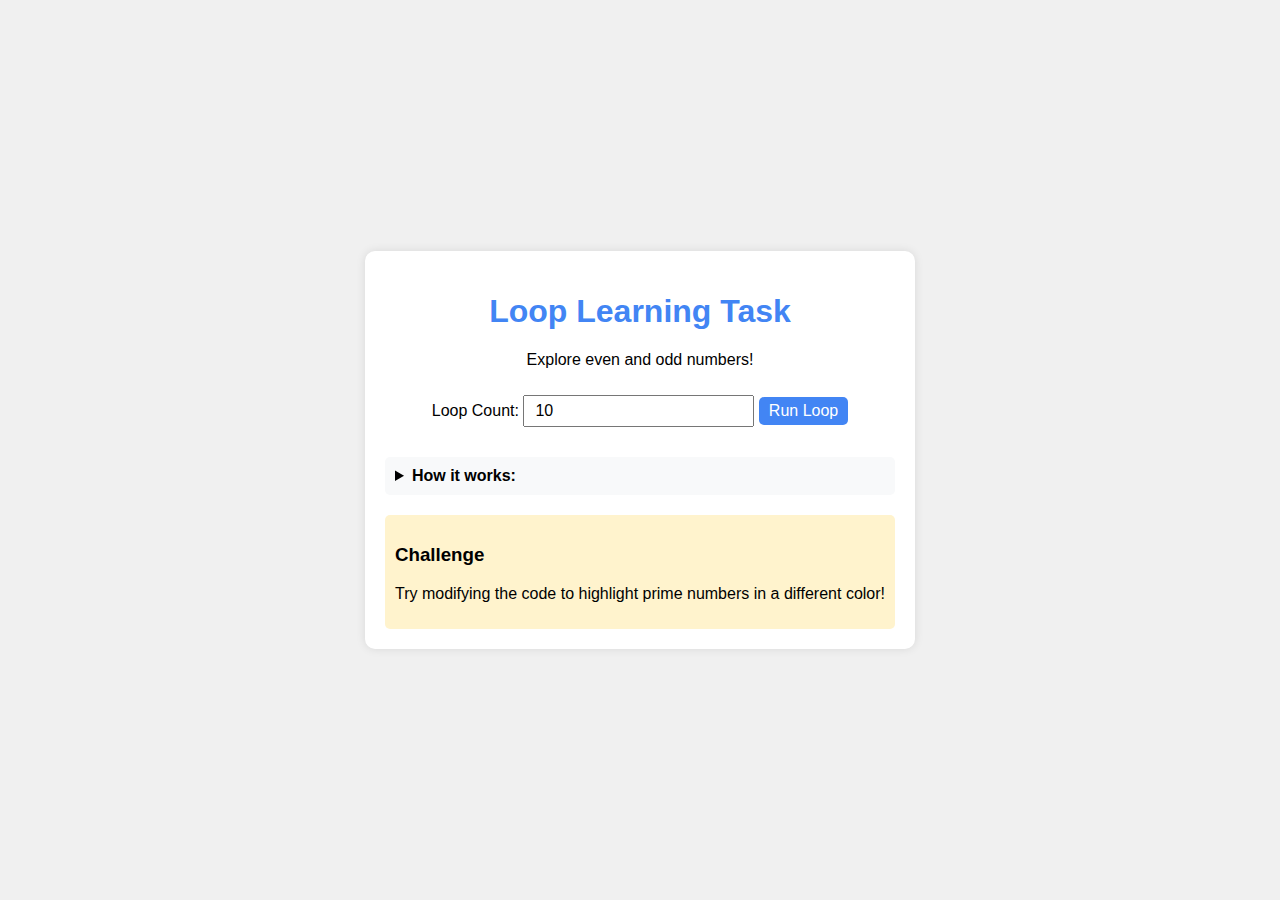
<file: index.html>
<!doctype html>
<html lang="en">
  <head>
    <meta charset="UTF-8" />
    <title>Loop Learning Task</title>
    <link rel="stylesheet" href="style.css" />
    <script src="script.js" defer></script>
  </head>

  <body>
    <div class="container">
      <h1>Loop Learning Task</h1>
      <p>Explore even and odd numbers!</p>
      <div>
        <label for="loopCount">Loop Count:</label>
        <input type="number" id="loopCount" value="10" min="1" />
        <button onclick="runLoop()">Run Loop</button>
      </div>
      <div class="output" id="progressdiv" style="display: none">
        <progress value="0" id="progress"></progress>
      </div>
      <div class="output" id="output" style="display: none"></div>
      <div class="info">
        <details>
          <summary><strong>How it works:</strong></summary>
          <ol>
            <li>Enter a number for the loop count.</li>
            <li>Click "Run Loop" to start the loop.</li>
            <li>The loop runs from 1 to your entered number.</li>
            <li>For each number, it checks if it's even or odd.</li>
            <li>Even numbers are displayed in green.</li>
            <li>Odd numbers are displayed in purple.</li>
          </ol>
        </details>
      </div>
      <div class="challenge">
        <h3>Challenge</h3>
        <p>
          Try modifying the code to highlight prime numbers in a different
          color!
        </p>
      </div>
    </div>
  </body>
</html>
</file>
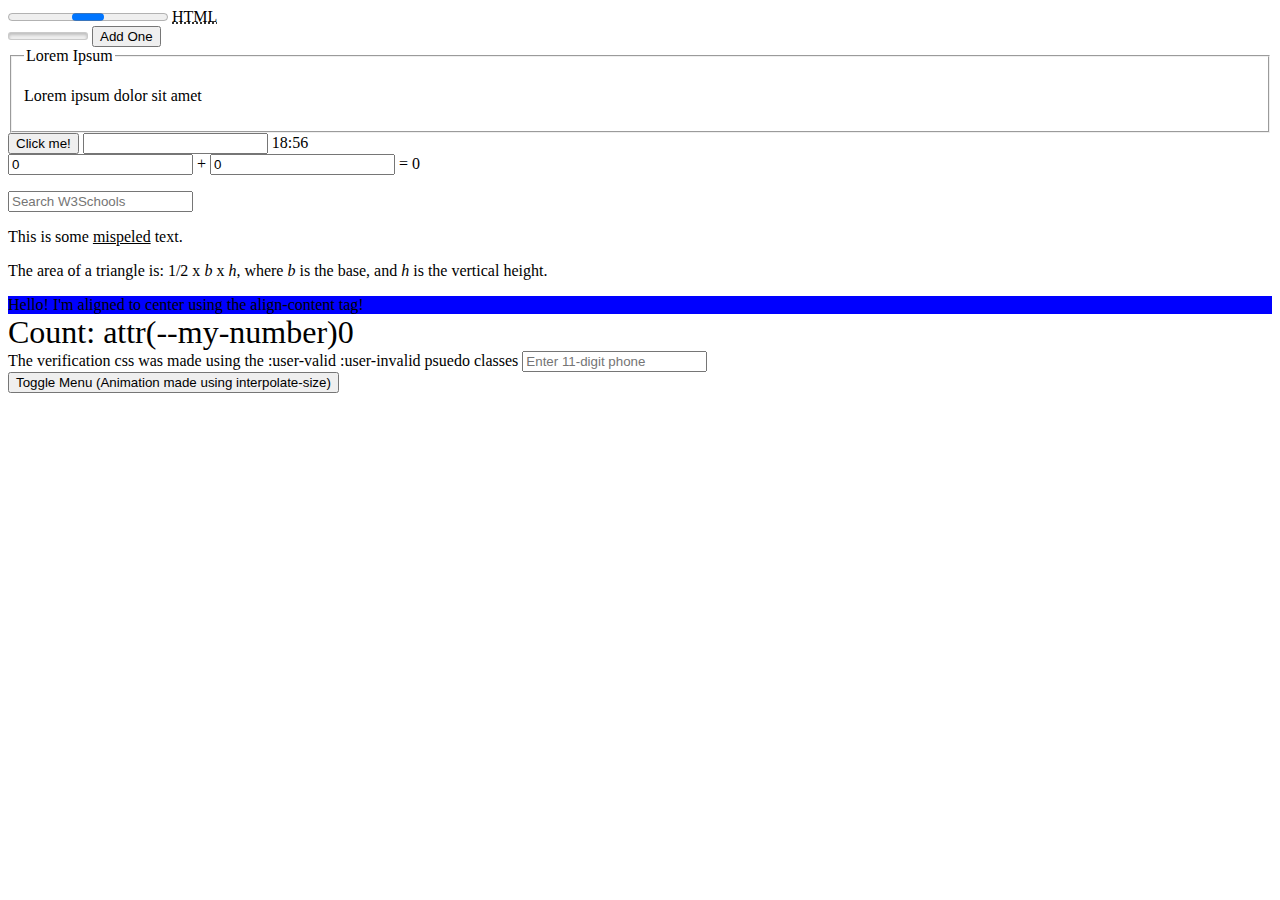
<file: meter.html>
<html>
  <head>
    <link rel="stylesheet" href="meter.css" />
  </head>
  <body>
    <progress min="0" max="100"></progress>
    <abbr title="HyperText Markup Language">HTML</abbr>
    <br />
    <meter min="0" max="100" low="0" high="40" optimum="80" id="meter"></meter>
    <button onclick="document.getElementById('meter').value += 1">
      Add One
    </button>
    <br />
    <fieldset>
      <legend>Lorem Ipsum</legend>
      <p>Lorem ipsum dolor sit amet</p>
    </fieldset>

    <button onclick="document.getElementById('dialog').showModal()">
      Click me!
    </button>
    <dialog id="dialog">
      Hello! The transition was made using the @starting-style at-rule
      <button
        onclick="document.getElementById('dialog').close()"
        style="position: absolute; top: 0px; right: 0px"
      >
        x
      </button>
    </dialog>
    <input type="input" list="colors" />
    <datalist id="colors">
      <option value="red"></option>
      <option value="green"></option>
      <option value="blue"></option>
    </datalist>
    <time>18:56</time>
    <form oninput="result.value=parseInt(a.value)+parseInt(b.value)">
      <input tyape="number" id="a" value="0" /> +
      <input type="number" id="b" value="0" />
      = <output name="result" for="a b">0</output>
    </form>
    <search>
      <form>
        <input name="fsrch" id="fsrch" placeholder="Search W3Schools" />
      </form>
    </search>
    <p>This is some <u>mispeled</u> text.</p>
    <p>
      The area of a triangle is: 1/2 x <var>b</var> x <var>h</var>, where
      <var>b</var> is the base, and <var>h</var> is the vertical height.
    </p>
    <div class="centered">
      Hello! I'm aligned to center using the align-content tag!
    </div>
    <div class="counter">Count: attr(--my-number)</div>
    <label
      >The verification css was made using the :user-valid :user-invalid psuedo
      classes</label
    >
    <input
      type="tel"
      pattern="[0-9]{11}"
      required
      placeholder="Enter 11-digit phone"
    />
    <div class="dropdown">
      <button onclick="this.parentElement.classList.toggle('open')">
        Toggle Menu (Animation made using interpolate-size)
      </button>
      <div class="dropdown-content">
        <p>Menu Item 1</p>
        <p>Menu Item 2</p>
        <p>Menu Item 3</p>
      </div>
    </div>
  </body>
</html>
</file>
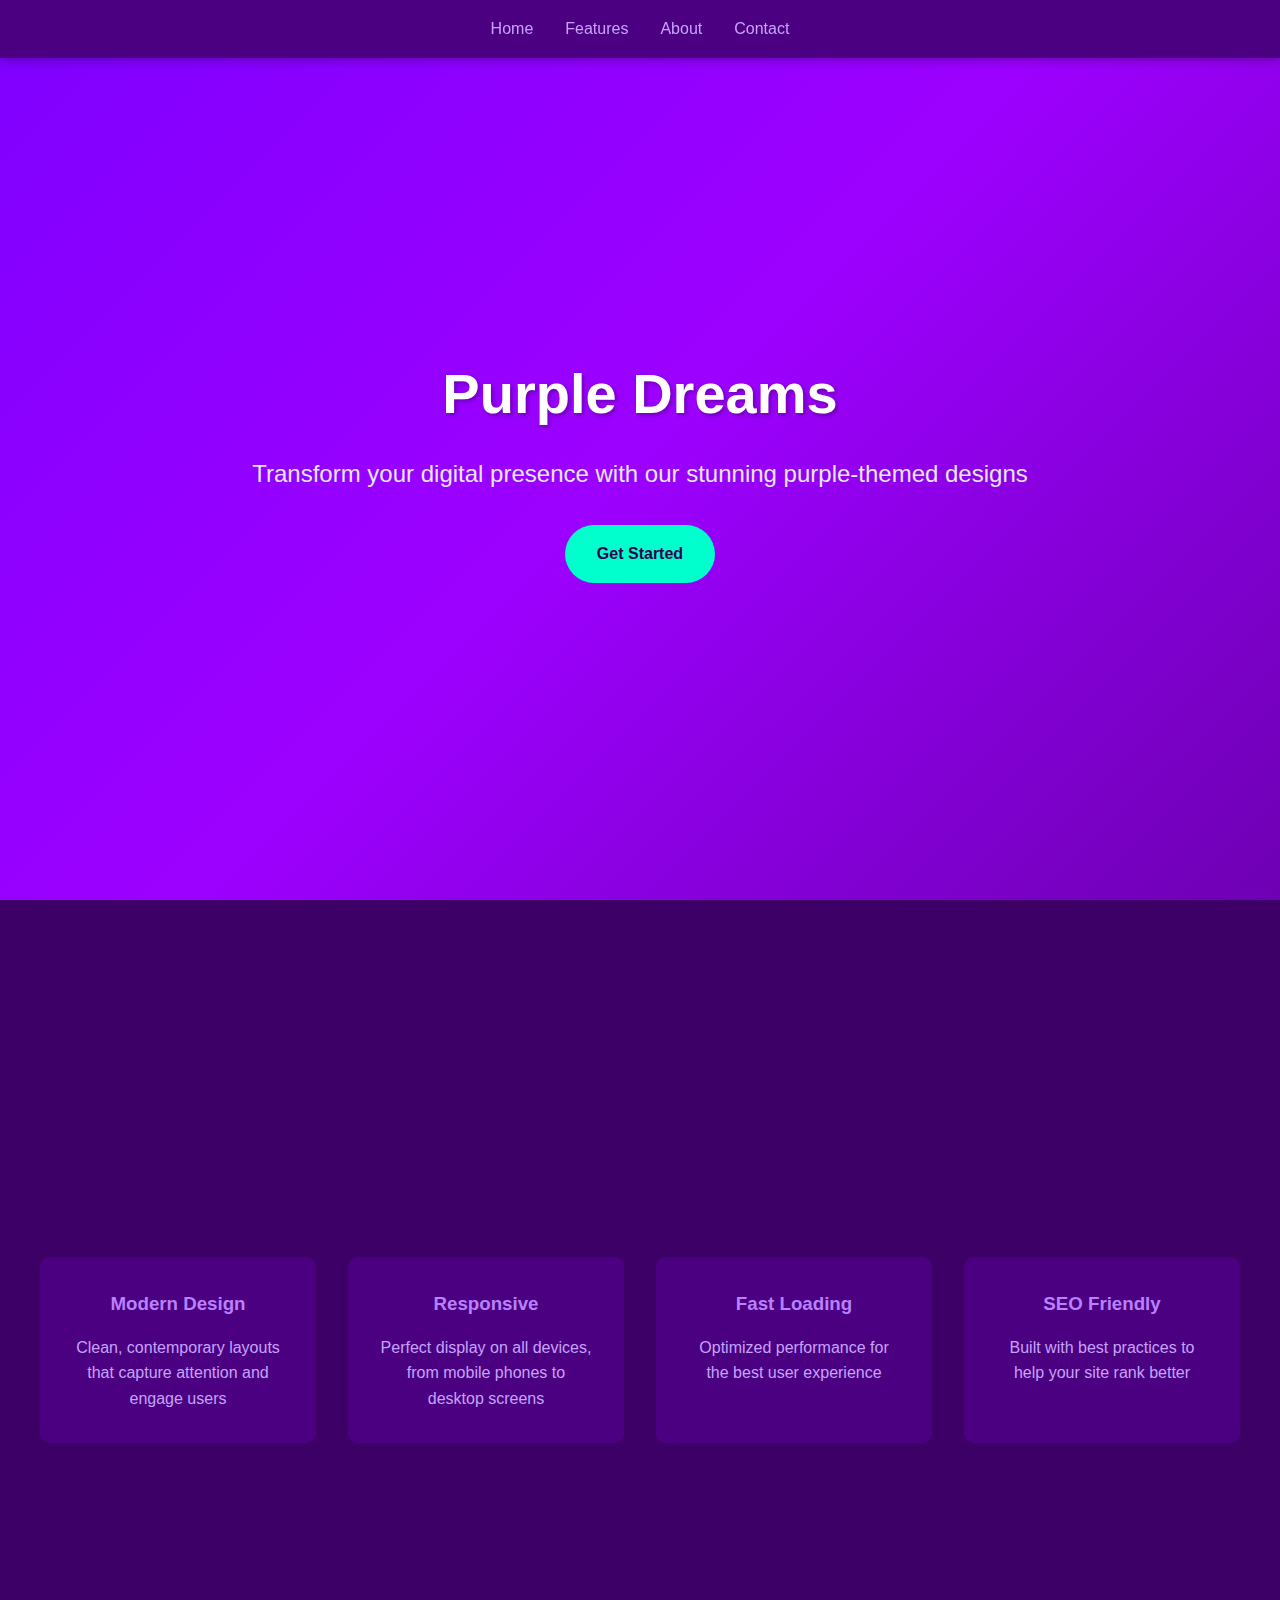
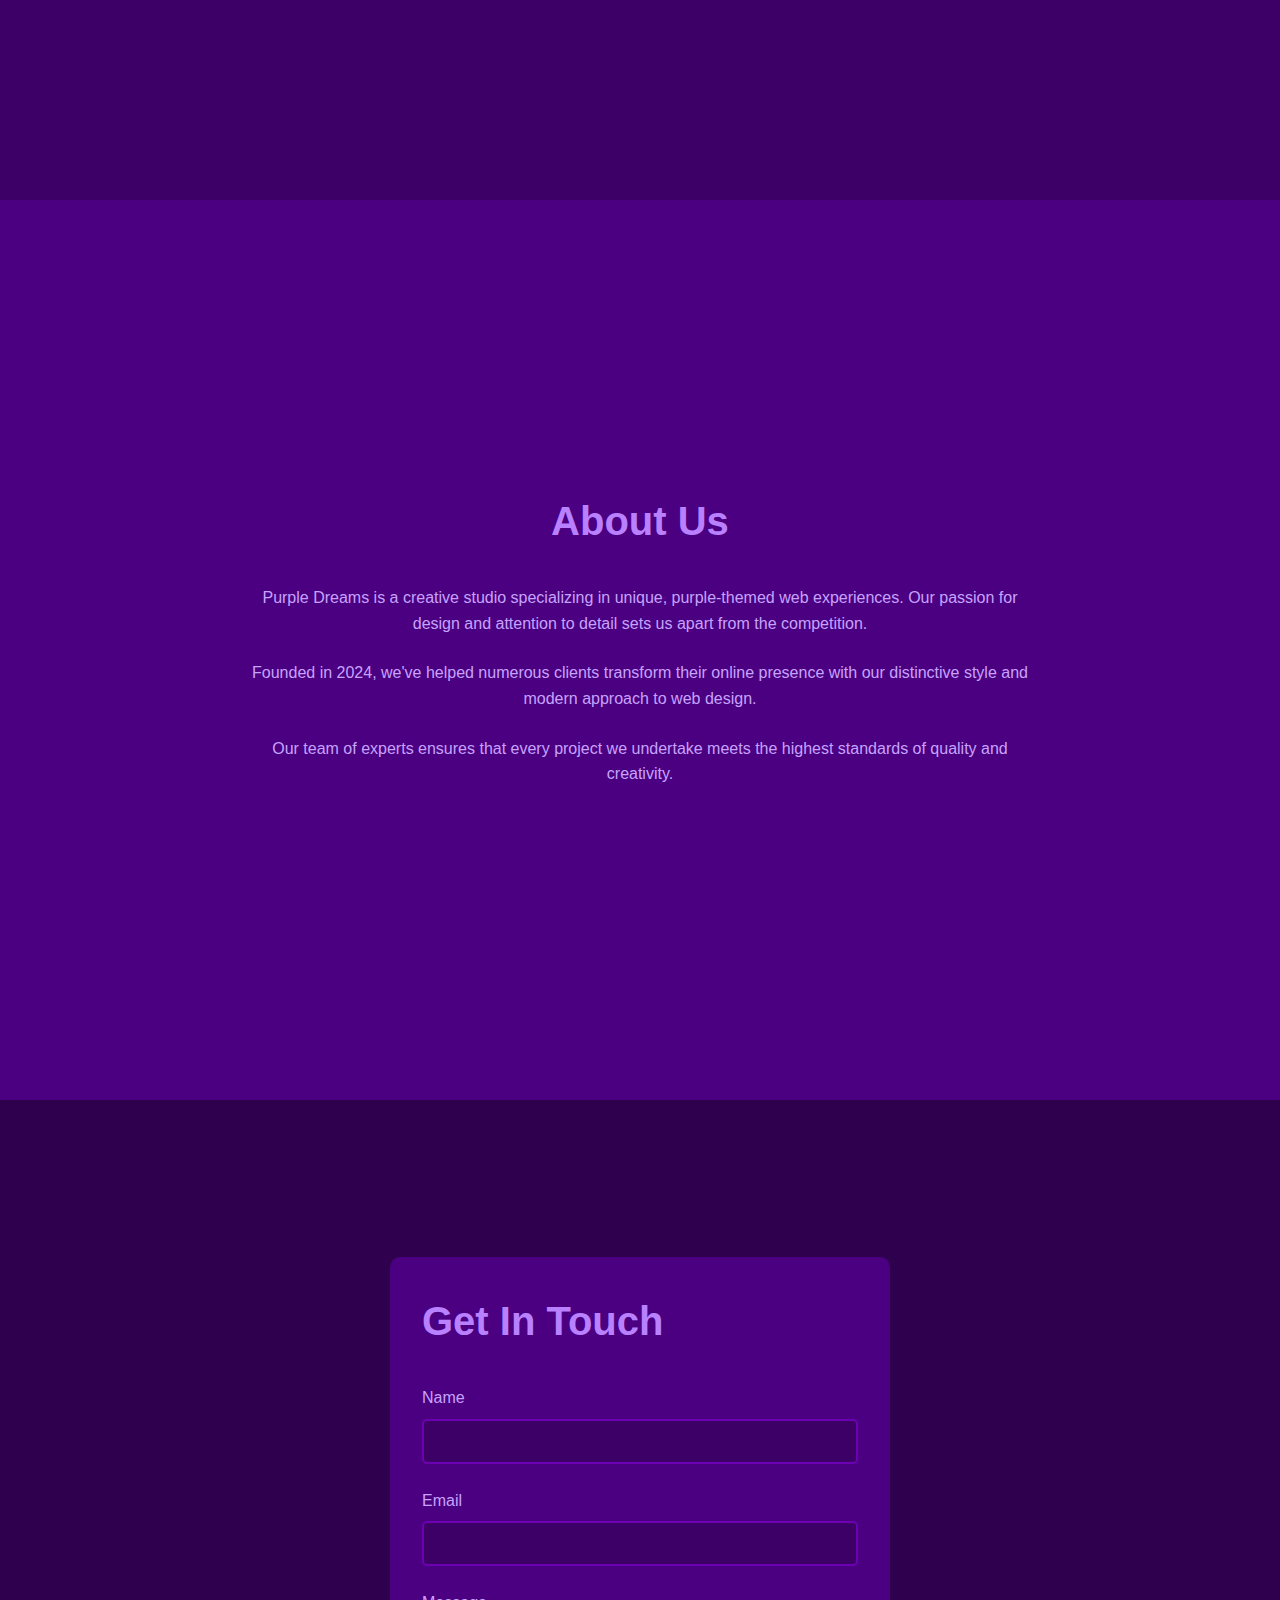
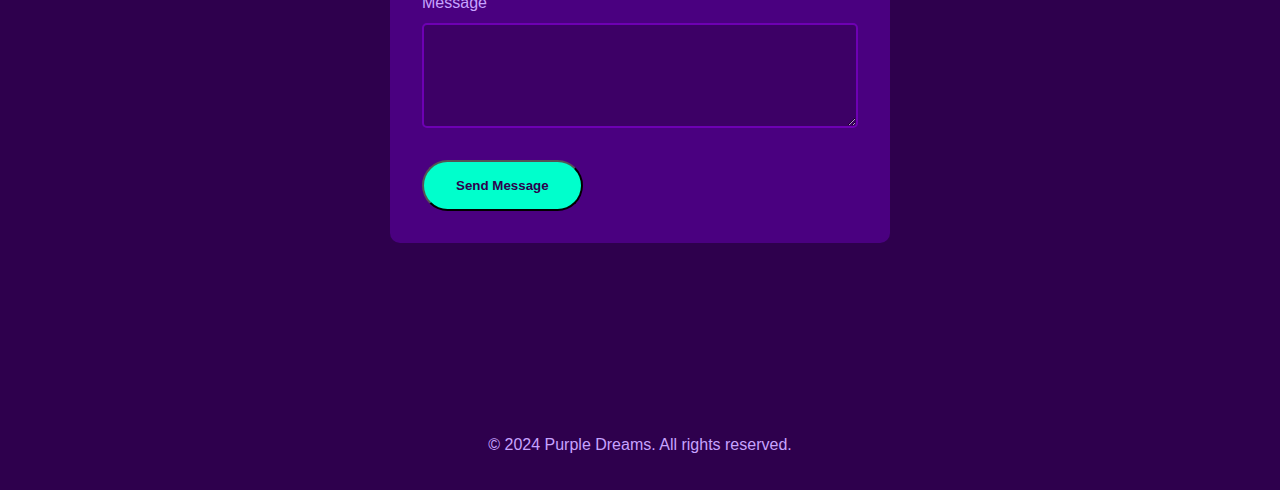
<file: purple.html>
<!doctype html>
<html lang="en">
  <head>
    <meta charset="UTF-8" />
    <meta name="viewport" content="width=device-width, initial-scale=1.0" />
    <title>Purple Dreams</title>
    <style>
      * {
        margin: 0;
        padding: 0;
        box-sizing: border-box;
        font-family: "Segoe UI", Tahoma, Geneva, Verdana, sans-serif;
        scroll-behavior: smooth;
      }

      body {
        background: #2e004d;
        color: white;
        line-height: 1.6;
      }

      .navbar {
        background: #4a0080;
        padding: 1rem 2rem;
        box-shadow: 0 2px 10px rgba(0, 0, 0, 0.3);
        position: fixed;
        width: 100%;
        top: 0;
        z-index: 1000;
      }

      .navbar ul {
        display: flex;
        list-style: none;
        gap: 2rem;
        justify-content: center;
      }

      .navbar a {
        color: #c7a3ff;
        text-decoration: none;
        font-weight: 500;
        transition: color 0.3s;
      }

      .navbar a:hover {
        color: #00ffcc;
      }

      section {
        padding: 5rem 2rem;
        min-height: 100vh;
        display: flex;
        align-items: center;
        justify-content: center;
      }

      #home {
        background: linear-gradient(135deg, #7f00ff, #9d00ff, #6e00b3);
        padding-top: 7rem;
      }

      .hero-content {
        text-align: center;
        max-width: 800px;
      }

      h1 {
        font-size: 3.5rem;
        margin-bottom: 1rem;
        color: white;
        text-shadow: 2px 2px 4px rgba(0, 0, 0, 0.3);
      }

      h2 {
        font-size: 2.5rem;
        margin-bottom: 2rem;
        color: #b980ff;
      }

      .subtitle {
        font-size: 1.5rem;
        color: #e6e6fa;
        margin-bottom: 2rem;
      }

      .cta-button {
        display: inline-block;
        padding: 1rem 2rem;
        background: #00ffcc;
        color: #2e004d;
        text-decoration: none;
        border-radius: 30px;
        font-weight: bold;
        transition:
          transform 0.3s,
          box-shadow 0.3s;
      }

      .cta-button:hover {
        transform: translateY(-3px);
        box-shadow: 0 5px 15px rgba(0, 0, 0, 0.3);
      }

      #features {
        background: #3d0066;
      }

      .features-grid {
        display: grid;
        grid-template-columns: repeat(auto-fit, minmax(250px, 1fr));
        gap: 2rem;
        width: 100%;
        max-width: 1200px;
      }

      .feature-card {
        background: #4a0080;
        padding: 2rem;
        border-radius: 10px;
        text-align: center;
        transition: transform 0.3s;
      }

      .feature-card:hover {
        transform: translateY(-5px);
      }

      .feature-card h3 {
        color: #b980ff;
        margin-bottom: 1rem;
      }

      .feature-card p {
        color: #c7a3ff;
      }

      #about {
        background: #4a0080;
      }

      .about-content {
        max-width: 800px;
        text-align: center;
      }

      .about-content p {
        margin-bottom: 1.5rem;
        color: #c7a3ff;
      }

      #contact {
        background: #2e004d;
      }

      .contact-form {
        background: #4a0080;
        padding: 2rem;
        border-radius: 10px;
        width: 100%;
        max-width: 500px;
      }

      .form-group {
        margin-bottom: 1.5rem;
      }

      .form-group label {
        display: block;
        margin-bottom: 0.5rem;
        color: #c7a3ff;
      }

      .form-group input,
      .form-group textarea {
        width: 100%;
        padding: 0.8rem;
        border: 2px solid #6e00b3;
        background: #3d0066;
        color: white;
        border-radius: 5px;
        outline: none;
      }

      .form-group input:focus,
      .form-group textarea:focus {
        border-color: #00ffcc;
      }

      footer {
        background: #2e004d;
        padding: 2rem;
        text-align: center;
        color: #c7a3ff;
      }
    </style>
  </head>
  <body>
    <nav class="navbar">
      <ul>
        <li><a href="#home">Home</a></li>
        <li><a href="#features">Features</a></li>
        <li><a href="#about">About</a></li>
        <li><a href="#contact">Contact</a></li>
      </ul>
    </nav>

    <section id="home">
      <div class="hero-content">
        <h1>Purple Dreams</h1>
        <p class="subtitle">
          Transform your digital presence with our stunning purple-themed
          designs
        </p>
        <a href="#contact" class="cta-button">Get Started</a>
      </div>
    </section>

    <section id="features">
      <div class="features-grid">
        <div class="feature-card">
          <h3>Modern Design</h3>
          <p>
            Clean, contemporary layouts that capture attention and engage users
          </p>
        </div>
        <div class="feature-card">
          <h3>Responsive</h3>
          <p>
            Perfect display on all devices, from mobile phones to desktop
            screens
          </p>
        </div>
        <div class="feature-card">
          <h3>Fast Loading</h3>
          <p>Optimized performance for the best user experience</p>
        </div>
        <div class="feature-card">
          <h3>SEO Friendly</h3>
          <p>Built with best practices to help your site rank better</p>
        </div>
      </div>
    </section>

    <section id="about">
      <div class="about-content">
        <h2>About Us</h2>
        <p>
          Purple Dreams is a creative studio specializing in unique,
          purple-themed web experiences. Our passion for design and attention to
          detail sets us apart from the competition.
        </p>
        <p>
          Founded in 2024, we've helped numerous clients transform their online
          presence with our distinctive style and modern approach to web design.
        </p>
        <p>
          Our team of experts ensures that every project we undertake meets the
          highest standards of quality and creativity.
        </p>
      </div>
    </section>

    <section id="contact">
      <div class="contact-form">
        <h2>Get In Touch</h2>
        <form>
          <div class="form-group">
            <label for="name">Name</label>
            <input type="text" id="name" required />
          </div>
          <div class="form-group">
            <label for="email">Email</label>
            <input type="email" id="email" required />
          </div>
          <div class="form-group">
            <label for="message">Message</label>
            <textarea id="message" rows="5" required></textarea>
          </div>
          <button type="submit" class="cta-button">Send Message</button>
        </form>
      </div>
    </section>

    <footer>
      <p>&copy; 2024 Purple Dreams. All rights reserved.</p>
    </footer>
  </body>
</html>
</file>
<file: style.css>
body {
  font-family: Arial, sans-serif;
  display: flex;
  justify-content: center;
  align-items: center;
  height: 100vh;
  margin: 0;
  background-color: #f0f0f0;
}

.container {
  background-color: white;
  padding: 20px;
  border-radius: 10px;
  box-shadow: 0 0 10px rgba(0, 0, 0, 0.1);
  text-align: center;
}

h1 {
  color: #4285f4;
}

input,
button {
  font-size: 16px;
  padding: 5px 10px;
  margin: 10px 0;
}

button {
  background-color: #4285f4;
  color: white;
  border: none;
  border-radius: 5px;
  cursor: pointer;
}

.output {
  display: flex;
  flex-wrap: wrap;
  justify-content: center;
  margin-top: 20px;
}

.number {
  width: 50px;
  height: 50px;
  display: flex;
  justify-content: center;
  align-items: center;
  margin: 5px;
  border-radius: 5px;
  font-weight: bold;
}

.even {
  background-color: #a8e6cf;
}

.odd {
  background-color: #ddb3f0;
}

.info,
.challenge {
  background-color: #f8f9fa;
  border-radius: 5px;
  padding: 10px;
  margin-top: 20px;
  text-align: left;
}

.challenge {
  background-color: #fff3cd;
}
</file>
<file: meter.css>
meter::-webkit-meter-bar {
  background: #eee;
  box-shadow: 0px 2px 3px rgba(0, 0, 0, 0.2) inset;
  border-radius: 3px;
}
meter::-webkit-meter-optimum-value {
  background: liniear-gradient(to bottom, #ad1, #680);
  border-radius: 3px;
}
meter::-webkit-meter-suboptimum-value {
  background: linear-gradient(to bottom, #ffa500, #e08000);
  border-radius: 3px;
}
meter::-webkit-meter-even-less-good-value {
  background: linear-gradient(to bottom, #f44, #900);
  border-radius: 3px;
}
.centered {
  display: block;
  align-content: center;
  background: light-dark(blue, rebeccapurple);
}
@property --num {
  syntax: "<integer>";
  initial-value: 0;
  inherits: true;
}

.counter {
  counter-reset: num var(--num);
  font-size: 2rem;
  animation: counter 5s linear forwards;
}

.counter::after {
  content: counter(num);
}

@keyframes counter {
  from {
    --num: 0;
  }
  to {
    --num: 10;
  }
}

@starting-style {
  dialog[open] {
    translate: 0 100vh;
  }
}

dialog[open] {
  translate: 0 0;
  transition:
    translate 0.7s,
    display 0.7s allow-discrete;
}

input:user-valid {
  border: 2px solid green;
}

input:user-invalid {
  border: 2px solid red;
}

.dropdown {
  overflow: clip;
  transition: height 0.3s;
  transition-timing-function: interpolate-size;
  transition-behavior: allow-discrete;
}

.dropdown-content {
  background: white;
  padding: 1rem;
  height: 0;
}

.dropdown.open .dropdown-content {
  height: auto;
}
:root {
  interpolate-size: allow-keywords;
}
</file>
